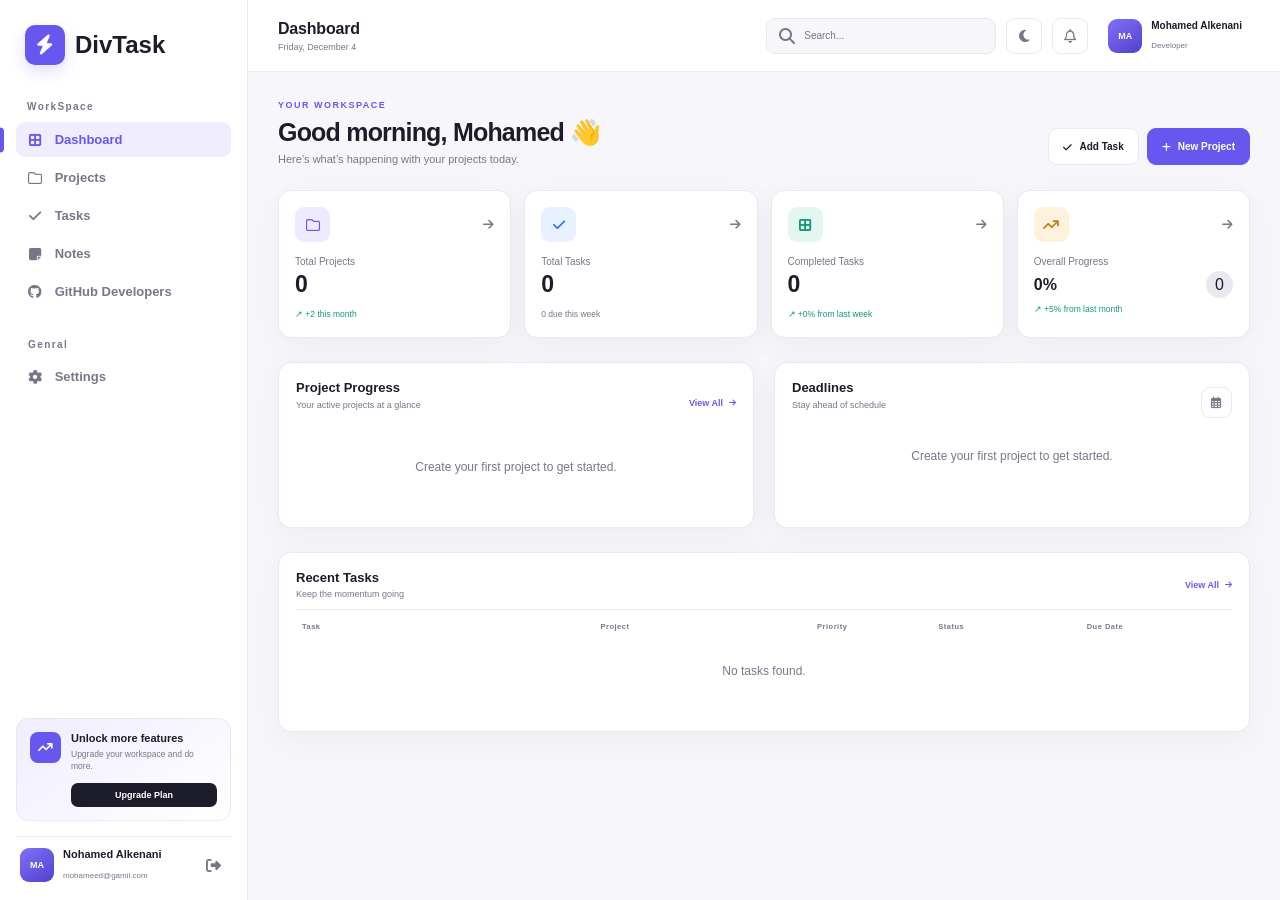
<file: index.html>
<!doctype html>

<html lang="en">
  <head>
    <meta charset="UTF-8" />
    <link rel="icon" type="image/svg+xml" href="./assets/favicon.svg" />
    <meta name="viewport" content="width=device-width, initial-scale=1.0" />

    <!-- Font Awesome -->
    <link
      rel="stylesheet"
      href="https://cdnjs.cloudflare.com/ajax/libs/font-awesome/6.7.2/css/all.min.css"
    />

    <!-- Main CSS -->
    <link rel="stylesheet" href="./css/style.css" />
    <link rel="stylesheet" href="./css/responsive.css" />

    <title>DevTask</title>
  </head>

  <body>
    <!--? Start Splach Screen Container -->
    <div class="mobile-overlay"></div>

    <!--? End Splach Screen Container -->

    <!--? Start Aside Container -->

    <aside id="sidebar"></aside>

    <!--? End Aside Container -->

    <!--? Start Header -->

    <header id="header"></header>

    <!--? End Header -->

    <!--? Start Dashboard -->

    <main class="page dashboard">
      <!--? Start Welcome Section -->

      <section class="welcome-section">
        <div>
          <p>YOUR WORKSPACE</p>

          <h2 class="user-name">Good morning, Mohamed 👋</h2>

          <h3>Here’s what’s happening with your projects today.</h3>
        </div>

        <div class="control-btn">
          <button class="add-task">
            <i class="fa-solid fa-check"></i>

            Add Task
          </button>

          <button class="new-project">
            <i class="fa-solid fa-plus"></i>

            New Project
          </button>
        </div>
      </section>

      <!--? End Welcome Section -->

      <!--? Start Stats -->

      <section class="stats-grid">
        <!-- Total Projects -->

        <article class="stat-card project-card">
          <div class="icons">
            <div class="stat-icon purple">
              <i class="fa-regular fa-folder"></i>
            </div>

            <a href="./projects.html">
              <i class="fa-solid fa-arrow-right"></i>
            </a>
          </div>

          <p>Total Projects</p>

          <h3 class="count">0</h3>

          <small class="positive"> ↗ +2 this month </small>
        </article>

        <!-- Total Tasks -->

        <article class="stat-card tasks-card">
          <div class="icons">
            <div class="stat-icon blue">
              <i class="fa-solid fa-check"></i>
            </div>

            <a href="./tasks.html">
              <i class="fa-solid fa-arrow-right"></i>
            </a>
          </div>

          <p>Total Tasks</p>

          <h3 class="count">0</h3>

          <small class="due-week"> 0 due this week </small>
        </article>

        <!-- Completed Tasks -->

        <article class="stat-card tasks-complited">
          <div class="icons">
            <div class="stat-icon green">
              <i class="fa-solid fa-border-all"></i>
            </div>
            
            <a href="./tasks.html">
              <i class="fa-solid fa-arrow-right"></i>
            </a>
          </div>

          <p>Completed Tasks</p>

          <h3 class="count">0</h3>

          <small class="positive"> ↗ +0% from last week </small>
        </article>
        <!-- Overall Progress -->

        <article class="stat-card">
          <div class="icons">
            <div class="stat-icon orange">
              <i class="fa-solid fa-arrow-trend-up"></i>
            </div>

            <a href="./tasks.html">
              <i class="fa-solid fa-arrow-right"></i>
            </a>
          </div>

          <p>Overall Progress</p>

          <div class="stat-value">
            <b>17%</b>
            <div
              class="mini-ring"
              style="
                background: conic-gradient(var(--primary) 17%, var(--border) 0);
              "
            >
              <span>17</span>
            </div>
          </div>

          <small class="positive"> ↗ +5% from last month </small>
        </article>
      </section>

      <!--? End Stats -->

      <!--? Start Dashboard Grid -->

      <section class="dashboard-grid">
        <!--? Start Project Progress -->

        <article class="card progress-panel">
          <div class="heading-card">
            <div>
              <h3>Project Progress</h3>
              <p class="card-description">Your active projects at a glance</p>
            </div>

            <a class="view-all" href="./projects.html">
              View All
              <i class="fa-solid fa-arrow-right"></i>
            </a>
          </div>

          <div class="project-rows"></div>
        </article>

        <!--? End Project Progress -->

        <!--? Start Upcoming Deadlines -->

        <article class="card upcoming-deadlines">
          <div class="heading-card">
            <div>
              <h3>Deadlines</h3>
              <p class="card-description">Stay ahead of schedule</p>
            </div>

            <button class="btns">
              <i class="fa-regular fa-calendar-days"></i>
            </button>
          </div>

          <!--? Filled By js/dashboard.js From The Real Tasks -->
          <p class="empty-state">Create your first project to get started.</p>
          <div class="deadline-rows">
            <!-- <div class="deadline-list">
              <div class="icon-date red">
                <b>15</b>

                <small>DEC</small>
              </div>

              <div class="info">
                <p>Database schema</p>

                <small> API Learning </small>
              </div>

              <div class="day red">Today</div>
            </div>

            <div class="deadline-list">
              <div class="icon-date orange">
                <b>15</b>

                <small>DEC</small>
              </div>

              <div class="info">
                <p>Dashboard v2</p>

                <small> DevTask Dashboard </small>
              </div>

              <div class="day orange">3 days</div>
            </div>

            <div class="deadline-list">
              <div class="icon-date green">
                <b>18</b>

                <small>DEC</small>
              </div>

              <div class="info">
                <p>Portfolio launch</p>

                <small> Portfolio Website </small>
              </div>

              <div class="day green">7 days</div>
            </div> -->
          </div>
        </article>

        <!--? End Upcoming Deadlines -->
      </section>

      <!--? End Dashboard Grid -->

      <!--? Start Recent Tasks -->

      <section class="card recent-tasks">
        <div class="heading-card">
          <div>
            <h3>Recent Tasks</h3>

            <p>Keep the momentum going</p>
          </div>
          <a class="view-all" href="./tasks.html">
            View All

            <i class="fa-solid fa-arrow-right"></i>
          </a>
        </div>
        <div class="table-rows">
          <div class="table-head">
            <div>Task</div>
            <div>Project</div>
            <div>Priority</div>
            <div>Status</div>
            <div>Due Date</div>
          </div>

          <div class="table-body">
            <div>
              <b
                ><input type="checkbox" name="" id="" /> Build authentication
                flow
              </b>
              <span>DevTask Dashboard </span>
              <span class="badge high">High</span>
              <span class="badge todo">Todo</span>
              <span class="due-day crrunt"
                ><i class="fa-solid fa-clock"></i>Today
              </span>
              <button>
                <i class="fa-solid fa-ellipsis"></i>
              </button>
            </div>
            <div>
          </div>
        </div>
      </section>

      <!--? End Recent Tasks -->
    </main>
    <!--? End Dashboard -->

    <script src="./js/sidebar.js"></script>
    <script type="module" src="./js/main.js"></script>
    <script type="module" src="./js/dashboard.js"></script>
  </body>
</html>
</file>
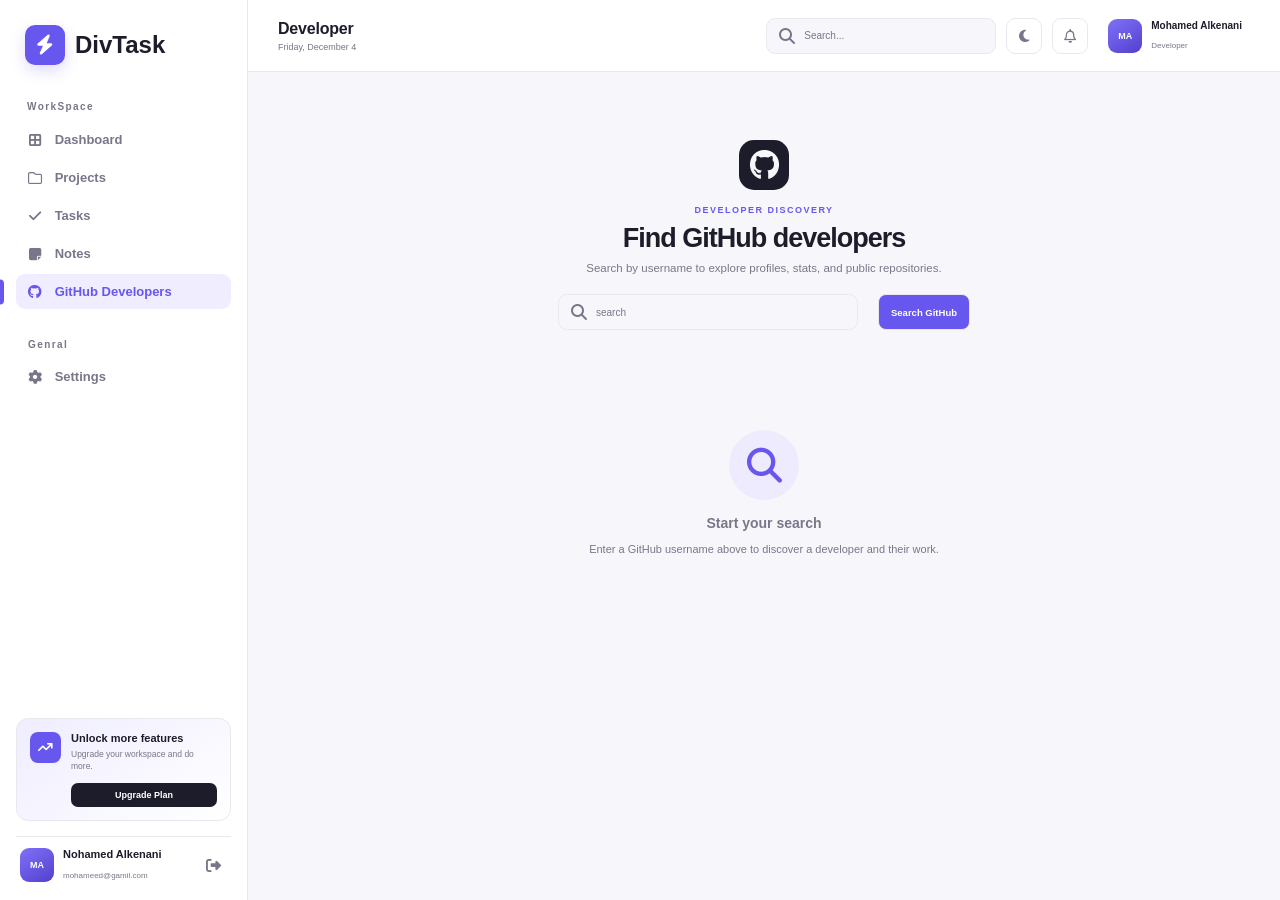
<file: developers.html>
<!doctype html>
<html lang="en">
  <head>
    <meta charset="UTF-8" />
    <link rel="icon" type="image/svg+xml" href="./assets/favicon.svg" />
    <meta name="viewport" content="width=device-width, initial-scale=1.0" />

    <link rel="stylesheet" href="./css/style.css" />
    <link
      rel="stylesheet"
      href="https://cdnjs.cloudflare.com/ajax/libs/font-awesome/6.7.2/css/all.min.css"
    />
    <link rel="stylesheet" href="./css/responsive.css" />

    <title>Develpers</title>
  </head>
  <body>
    <!--? Start Splach Screen Container -->

    <div class="mobile-overlay"></div>

    <!--? End Splach Screen Container -->

    <!--? Start Aside Container -->

    <aside id="sidebar"></aside>

    <!--? End Aside Container -->

    <!--? Start Header -->

    <header id="header"></header>

    <!--? End Header -->
    <div class="page developers">
      <div class="github-hero">
        <div class="icon"><i class="fa-brands fa-github"></i></div>
        <p>DEVELOPER DISCOVERY</p>
        <h1>Find GitHub developers</h1>
        <h3>
          Search by username to explore profiles, stats, and public
          repositories.
        </h3>
        <div class="tolbar">
          <div class="search-box">
            <input type="text" placeholder="search" class="repo-user" />
          </div>
          <button class="searchBtn">Search GitHub</button>
        </div>
      </div>
      <div class="result-search">
        <div class="empty-result">
          <div>
            <i class="fas fa-search"></i>
          </div>
          <h2>Start your search</h2>
          <p>
            Enter a GitHub username above to discover a developer and their
            work.
          </p>
        </div>
      </div>
    </div>
    <script src="./js/sidebar.js"></script>
    <script type="module" src="./js/main.js"></script>
    <script src="./js/developers.js"></script>
  </body>
</html>
</file>
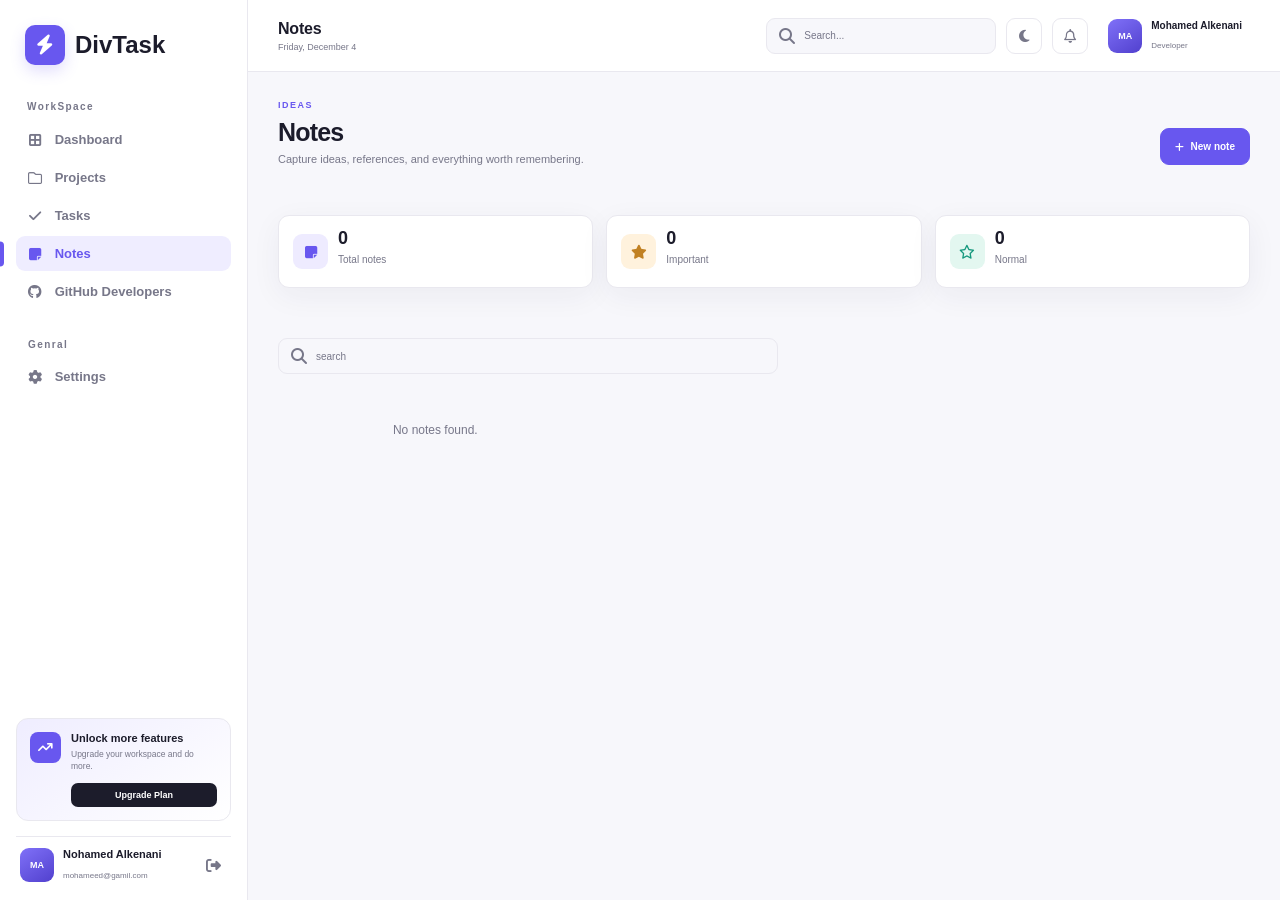
<file: notes.html>
<!doctype html>
<html lang="en">
  <head>
    <meta charset="UTF-8" />
    <link rel="icon" type="image/svg+xml" href="./assets/favicon.svg" />
    <meta name="viewport" content="width=device-width, initial-scale=1.0" />

    <link rel="stylesheet" href="./css/style.css" />
    <link
      rel="stylesheet"
      href="https://cdnjs.cloudflare.com/ajax/libs/font-awesome/6.7.2/css/all.min.css"
    />
    <link rel="stylesheet" href="./css/responsive.css" />

    <title>Note</title>
  </head>
  <body>
    <!--? Start Splach Screen Container -->

    <div class="mobile-overlay"></div>

    <!--? End Splach Screen Container -->

    <!--? Start Aside Container -->

    <aside id="sidebar"></aside>

    <!--? End Aside Container -->

    <!--? Start Header -->

    <header id="header"></header>

    <!--? End Header -->
    <div class="page note-section">
      <div class="page-heading">
        <div>
          <p>IDEAS</p>

          <h2 class="user-name">Notes</h2>

          <h3>Capture ideas, references, and everything worth remembering.</h3>
        </div>
        <button class="new-note">
          <i class="fa-solid fa-plus"></i>

          New note
        </button>
      </div>
      <div class="note-summary">
        <div class="card total">
          <div class="stat-icon purple">
            <i class="fa-solid fa-note-sticky"></i>
          </div>
          <div class="info">
            <h3 class="count">0</h3>
            <p>Total notes</p>
          </div>
        </div>
        <div class="card important">
          <div class="stat-icon orange">
            <i class="fa-solid fa-star"></i>
          </div>
          <div class="info">
            <h3 class="count">0</h3>
            <p>Important</p>
          </div>
        </div>
        <div class="card normal">
          <div class="stat-icon green">
            <i class="fa-regular fa-star"></i>
          </div>
          <div class="info">
            <h3 class="count">0</h3>
            <p>Normal</p>
          </div>
        </div>
      </div>

      <div class="search-box">
        <input type="text" placeholder="search" />
      </div>
      <!--? Filled By js/notes.js From The Saved Notes -->

      <div class="note-cards">
        <div class="card note important">
          <div>
            <span class="badge type">DivTask</span>
            <div class="add-del">
              <i class="fa-regular fa-pen-to-square edit-btn"></i>
              <i class="fa-regular fa-trash-can del-btn"></i>
            </div>
          </div>
          <b class="note-name">Tasks1</b>
          <p class="note-description">This Frist TASK in DivTask Project</p>
          <span class="note-date">
            <i class="fa-regular fa-calendar-days"></i>
            Today
          </span>
        </div>
      </div>
    </div>
    <script src="./js/sidebar.js"></script>
    <script type="module" src="./js/main.js"></script>
    <script type="module" src="./js/notes.js"></script>
  </body>
</html>
</file>
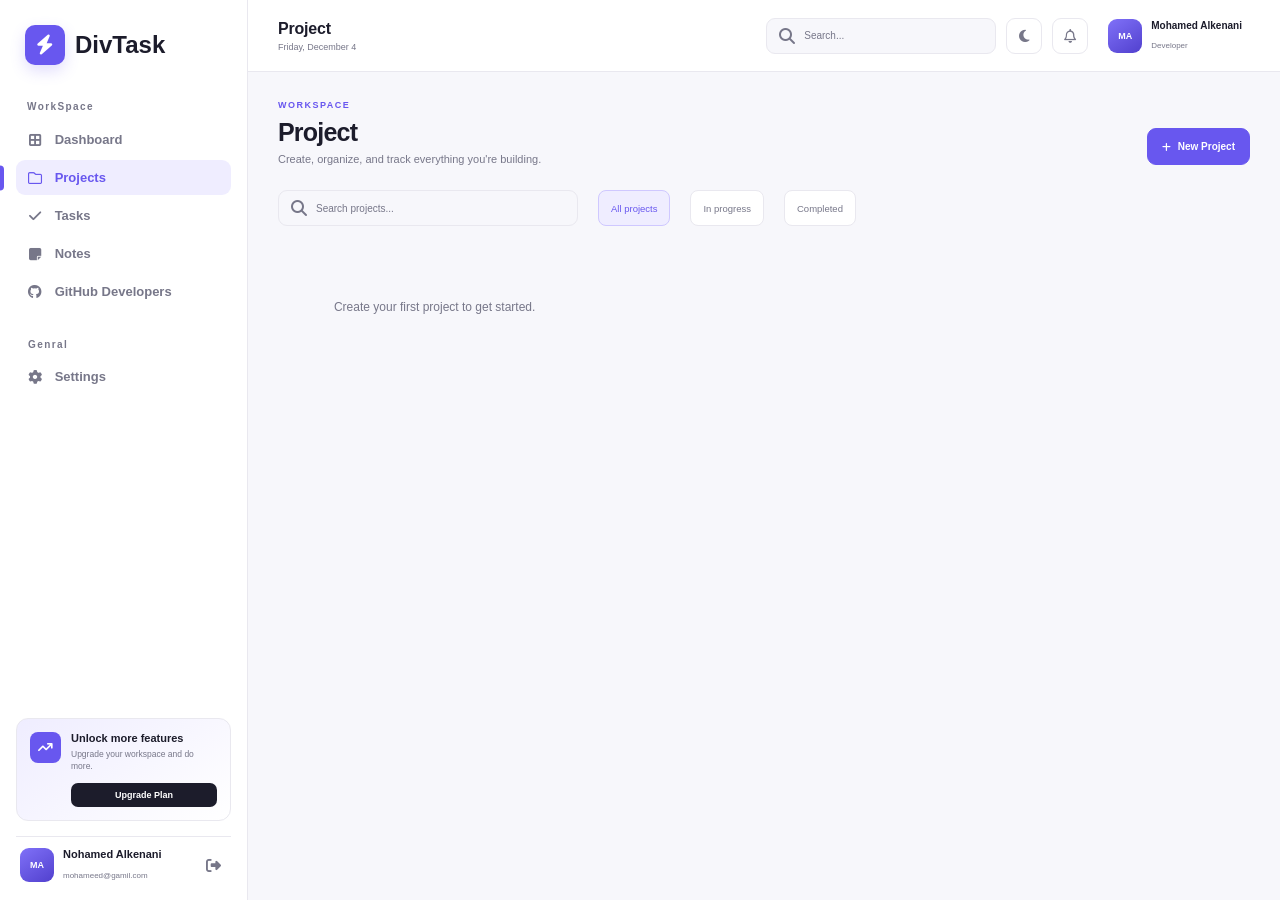
<file: projects.html>
<!doctype html>
<html lang="en">
  <head>
    <meta charset="UTF-8" />
    <meta name="viewport" content="width=device-width, initial-scale=1.0" />
    <link rel="stylesheet" href="./css/style.css" />
    <!-- Font Awesome -->
    <link
      rel="stylesheet"
      href="https://cdnjs.cloudflare.com/ajax/libs/font-awesome/6.7.2/css/all.min.css"
    />
    <link rel="stylesheet" href="./css/responsive.css" />

    <title>Project</title>
  </head>
  <body>
    <!--? Start Splach Screen Container -->

    <div class="mobile-overlay"></div>

    <!--? End Splach Screen Container -->

    <!--? Start Aside Container -->

    <aside id="sidebar"></aside>

    <!--? End Aside Container -->

    <!--? Start Header -->

    <header id="header"></header>

    <!--? End Header -->
    <div class="page project">
      <div class="page-heading">
        <div>
          <p>WORKSPACE</p>

          <h2 class="user-name">Project</h2>

          <h3>Create, organize, and track everything you're building.</h3>
        </div>
        <button class="new-project">
          <i class="fa-solid fa-plus"></i>

          New Project
        </button>
      </div>

      <!--? Project Filter Banner -->

      <div class="tolbar">
        <div class="search-box">
          <input type="text" placeholder="Search projects..." />
        </div>

        <button class="active" data-filter="All">All projects</button>
        <button data-filter="Progress">In progress</button>
        <button data-filter="Completed">Completed</button>
      </div>
      <div class="cards">
        <div class="project-card">
          <div class="icons">
            <div class="stat-icon blue">
              <i class="fa-regular fa-folder"></i>
            </div>

            <div class="item-actions">
              <summary>
                <i class="fa-solid fa-ellipsis"></i>
              </summary>
              <div>
                <button class="edit-btn">
                  <i class="fa-regular fa-pen-to-square"></i>Edit
                </button>
                <button class="delete-project">
                  <i class="fa-regular fa-trash-can"></i>
                  Delete
                </button>
              </div>
            </div>
          </div>
          <div class="project-meta">
            <div class="badge type">Education</div>
            <div class="badge state-in-Todo">Todo</div>
          </div>
          <h3>DivTask</h3>
          <p>l;zxkd</p>
          <div class="progress-label">
            <div class="info">
              <div>
                <p>progress</p>
                <p>0%</p>
              </div>
              <span
                class="progress-fill blue"
                data-progress="0%"
                style="width: 0%"
              ></span>
            </div>
            <div class="project-card-foot">
              <span> <i class="fa-solid fa-check"></i>0 of 0tasks</span>
              <span
                ><i class="fa-regular fa-calendar-days"></i>Oct 16, 2026
              </span>
            </div>

            <button class="open-project" data-project-id="1792165213558">
              Open Project <i class="fa-solid fa-arrow-right"></i>
            </button>
          </div>
        </div>
      </div>
    </div>
    <script src="./js/sidebar.js"></script>
    <script type="module" src="./js/main.js"></script>
    <script type="module" src="./js/project.js"></script>
  </body>
</html>
</file>
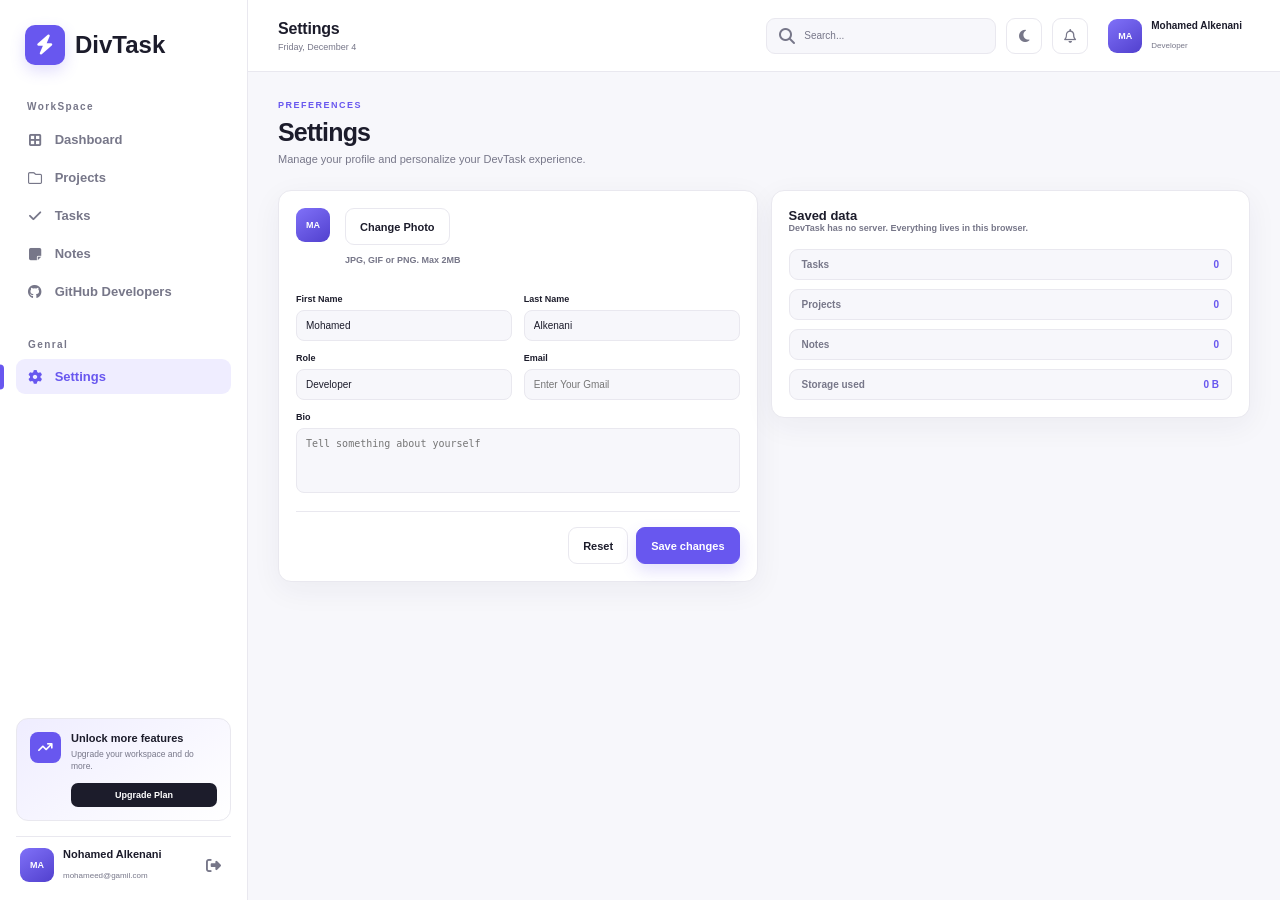
<file: settings.html>
<!doctype html>
<html lang="en">
  <head>
    <meta charset="UTF-8" />
    <link rel="icon" type="image/svg+xml" href="./assets/favicon.svg" />
    <meta name="viewport" content="width=device-width, initial-scale=1.0" />

    <link rel="stylesheet" href="./css/style.css" />
    <link
      rel="stylesheet"
      href="https://cdnjs.cloudflare.com/ajax/libs/font-awesome/6.7.2/css/all.min.css"
    />
    <link rel="stylesheet" href="./css/responsive.css" />

    <title>settings</title>
  </head>
  <body>
    <!--? Start Splach Screen Container -->

    <div class="mobile-overlay"></div>

    <!--? End Splach Screen Container -->

    <!--? Start Aside Container -->

    <aside id="sidebar"></aside>

    <!--? End Aside Container -->

    <!--? Start Header -->

    <header id="header"></header>

    <!--? End Header -->
    <div class="page settings-section">
      <div class="page-heading">
        <div>
          <p>PREFERENCES</p>

          <h2 class="user-name">Settings</h2>

          <h3>Manage your profile and personalize your DevTask experience.</h3>
        </div>
      </div>
      <div class="settings-layout">
        <div class="card">
          <div class="profile-edit">
            <div class="imge-profile">MA</div>
            <div class="instructs">
              <button class="change-photo">Change Photo</button>

              <!--? Hidden Input - The Button Above Opens It -->

              <input type="file" id="photo" accept="image/*" hidden />

              <p>JPG, GIF or PNG. Max 2MB</p>
            </div>
          </div>
          <div class="form-grid">
            <label for="first-name"
              >First Name
              <input
                type="text"
                id="first-name"
                placeholder="Enter First Name"
                autocomplete="given-name"
              />
            </label>
            <label for="last-name"
              >Last Name
              <input
                type="text"
                id="last-name"
                placeholder="Enter Last Name"
                autocomplete="family-name"
              />
            </label>
            <label for="role"
              >Role
              <input
                type="text"
                id="role"
                placeholder="Enter Role"
                autocomplete="organization-title"
              />
            </label>
            <label for="email"
              >Email
              <input
                type="email"
                id="email"
                placeholder="Enter Your Gmail"
                autocomplete="email"
              />
            </label>

            <label for="bio" class="full"
              >Bio
              <textarea
                id="bio"
                placeholder="Tell something about yourself"
              ></textarea>
            </label>
          </div>

          <!--? Validation / Confirmation Message -->

          <div class="settings-actions">
            <button class="reset-profile">Reset</button
            ><button class="save-profile">Save changes</button>
          </div>
        </div>
        <div class="card settings-data">
          <div class="heading-card">
            <div>
              <h3>Saved data</h3>

              <p>DevTask has no server. Everything lives in this browser.</p>
            </div>
          </div>
          <div class="data-rows">
            <div><span>Tasks</span><b class="count-tasks">0</b></div>
            <div><span>Projects</span><b class="count-projects">0</b></div>
            <div><span>Notes</span><b class="count-notes">0</b></div>
            <div><span>Storage used</span><b class="count-size">0 B</b></div>
          </div>
        </div>
      </div>
    </div>
    <script src="./js/sidebar.js"></script>
    <script type="module" src="./js/main.js"></script>
    <script type="module" src="./js/settings.js"></script>
  </body>
</html>
</file>
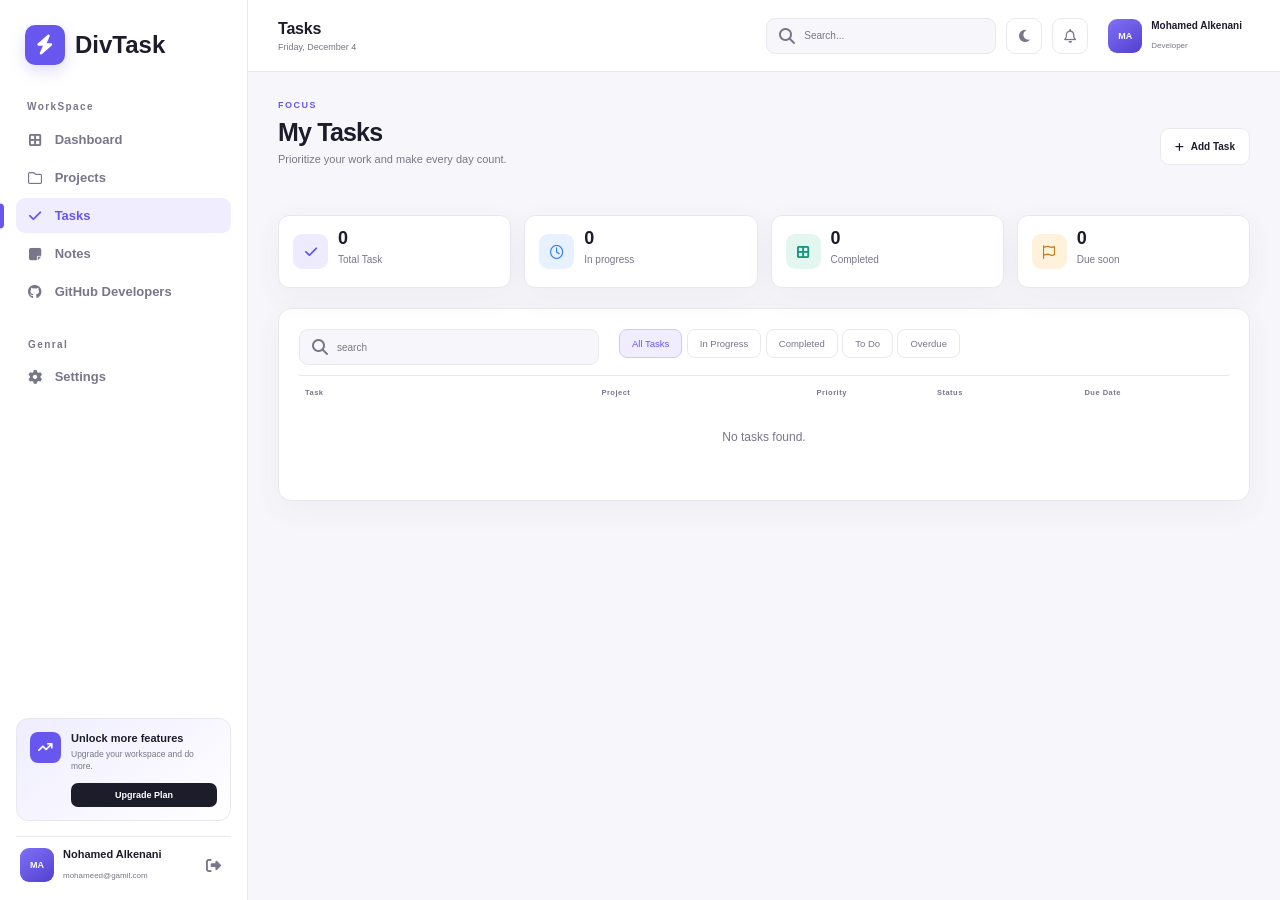
<file: tasks.html>
<!doctype html>
<html lang="en">
  <head>
    <meta charset="UTF-8" />
    <link rel="icon" type="image/svg+xml" href="./assets/favicon.svg" />
    <meta name="viewport" content="width=device-width, initial-scale=1.0" />

    <link rel="stylesheet" href="./css/style.css" />
    <link
      rel="stylesheet"
      href="https://cdnjs.cloudflare.com/ajax/libs/font-awesome/6.7.2/css/all.min.css"
    />
    <link rel="stylesheet" href="./css/responsive.css" />

    <title>Task</title>
  </head>
  <body>
    <!--? Start Splach Screen Container -->

    <div class="mobile-overlay"></div>

    <!--? End Splach Screen Container -->

    <!--? Start Aside Container -->

    <aside id="sidebar"></aside>

    <!--? End Aside Container -->

    <!--? Start Header -->

    <header id="header"></header>

    <!--? End Header -->
    <!--? Start Task  Container -->
    <div class="page task-section">
      <div class="page-heading">
        <div>
          <p>FOCUS</p>

          <h2 class="user-name">My Tasks</h2>

          <h3>Prioritize your work and make every day count.</h3>
        </div>
        <button class="add-task">
          <i class="fa-solid fa-plus"></i>

          Add Task
        </button>
      </div>
      <div class="task-summary total">
        <div class="card">
          <div class="stat-icon purple">
            <i class="fa-solid fa-check"></i>
          </div>
          <div class="info total">
            <h3 class="count">0</h3>
            <p>Total Task</p>
          </div>
        </div>
        <div class="card in-progress">
          <div class="stat-icon blue">
            <i class="fa-regular fa-clock"></i>
          </div>
          <div class="info">
            <h3 class="count">0</h3>
            <p>In progress</p>
          </div>
        </div>
        <div class="card completed">
          <div class="stat-icon green">
            <i class="fa-solid fa-border-all"></i>
          </div>
          <div class="info">
            <h3 class="count">0</h3>
            <p>Completed</p>
          </div>
        </div>
        <div class="card">
          <div class="stat-icon orange">
            <i class="fa-regular fa-flag"></i>
          </div>
          <div class="info">
            <h3 class="count">0</h3>
            <p>Due soon</p>
          </div>
        </div>
      </div>
      <div class="project-filter-banner" id="projectFilterBanner" hidden>
        <span id="currentProjectName"></span>
        <button type="button" id="showAllTasks" class="show-all-tasks">
          Show all tasks
        </button>
      </div>
      <div class="task-table">
        <div class="tolbar">
          <div class="search-box">
            <input type="text" placeholder="search" />
          </div>

          <div class="fillter-tasks">
            <button class="active" data-category="All">All Tasks</button>
            <button data-category="In-Progress">In Progress</button>
            <button data-category="In-Completed">Completed</button>
            <button data-category="In-Todo">To Do</button>
            <button data-category="In-Overdue">Overdue</button>
          </div>
        </div>
        <div class="table-rows">
          <div class="table-head">
            <div>Task</div>
            <div>Project</div>
            <div>Priority</div>
            <div>Status</div>
            <div>Due Date</div>
          </div>
          <div class="table-body">
            <div class="All In-Completed">
              <b>
                <input type="checkbox" checked="" id="1791657471995" />
                <span>asdASF</span>
              </b>

              <span class="task-project-name">Other</span>

              <span class="badge High">High</span>

              <span class="badge state-in-Completed"> Completed </span>

              <span class="due-day crrunt">
                <i class="fa-solid fa-clock"></i>
                2026-10-11
              </span>

              <div class="item-actions">
                <summary>
                  <i class="fa-solid fa-ellipsis"></i>
                </summary>

                <div>
                  <button type="button" class="edit-btn">
                    <i class="fa-regular fa-pen-to-square"></i>
                    Edit
                  </button>

                  <button type="button" class="delete-btn">
                    <i class="fa-regular fa-trash-can"></i>
                    Delete
                  </button>
                </div>
              </div>
            </div>
          </div>
        </div>
      </div>
    </div>

    <!--? End Task  Container -->
    <script type="module" src="./js/sidebar.js"></script>
    <script type="module" src="./js/main.js"></script>
    <script type="module" src="./js/tasks.js"></script>
  </body>
</html>
</file>
<file: css/style.css>
/* Root */
:root {
  font-family: "Inter", sans-serif;

  --primary: #6857ef;
  --primary-soft: #efedff;

  --bg: #f7f7fb;
  --surface: #ffffff;

  --text: #1c1c2b;
  --muted: #777789;

  --border: #e9e8ef;

  --purple: #6857ef;
  --purple-soft: #eeebff;

  --blue: #367de7;
  --blue-soft: #e8f1ff;

  --green: #15987d;
  --green-soft: #e3f7f0;

  --orange: #c18123;
  --orange-soft: #fff2dd;

  --red: #d95566;
  --red-soft: #fff0f1;

  --shadow: 0 8px 30px rgba(37, 31, 76, 0.055);
  --radius: 12px;
  --transition: 0.3s;

  --glass-important-bg: rgba(255, 244, 191, 0.55);
  --glass-important-border: rgba(255, 220, 100, 0.35);
  --glass-normal-bg: rgba(255, 255, 255, 0.55);
  --glass-normal-border: rgba(255, 255, 255, 0.4);
  --glass-blur: 12px;
}

/* Dark Mode */
body.dark {
  --bg: #12121a;
  --surface: #1b1b26;

  --text: #f1f0f7;
  --muted: #9b9aaa;

  --border: #30303e;

  --primary-soft: #2c2751;
  --purple-soft: #2c2751;
  --blue-soft: #1e304c;
  --green-soft: #193c34;
  --orange-soft: #44351f;
  --red-soft: #43252c;

  --shadow: 0 10px 30px rgba(0, 0, 0, 0.2);

  --glass-important-bg: rgba(255, 220, 100, 0.18);
  --glass-important-border: rgba(255, 220, 100, 0.25);
  --glass-normal-bg: rgba(255, 255, 255, 0.1);
  --glass-normal-border: rgba(255, 255, 255, 0.15);
}

/* Global */
* {
  box-sizing: border-box;
}

html {
  scroll-behavior: smooth;
}

body {
  margin: 0;
  padding: 0;
  background: var(--bg);
  color: var(--text);
  font-family: "Inter", sans-serif;
  font-synthesis: none;
  transition:
    background var(--transition),
    color var(--transition);
}

button,
input {
  font-family: inherit;
}

button {
  cursor: pointer;
}

a {
  text-decoration: none;
}

p,
h1,
h2,
h3 {
  margin-top: 0;
}

/* Shared Colors */
.stat-icon.purple,
.icon-date.purple,
.day.purple,
.btns.purple {
  color: var(--purple);
  background: var(--purple-soft);
}

.stat-icon.blue,
.icon-date.blue,
.day.blue,
.btns.blue {
  color: var(--blue);
  background: var(--blue-soft);
}

.stat-icon.green,
.icon-date.green,
.day.green,
.btns.green {
  color: var(--green);
  background: var(--green-soft);
}

.stat-icon.orange,
.icon-date.orange,
.day.orange,
.btns.orange {
  color: var(--orange);
  background: var(--orange-soft);
}

.stat-icon.red,
.icon-date.red,
.day.red,
.btns.red {
  color: var(--red);
  background: var(--red-soft);
}

/* Delete Confirmation Modal */
.delete-overlay {
  position: fixed;
  inset: 0;
  z-index: 9999;
  display: flex;
  justify-content: center;
  align-items: center;
  padding: 20px;
  background: rgba(15, 23, 42, 0.55);
  backdrop-filter: blur(6px);
  opacity: 0;
  transition: opacity 0.25s ease;
}

.delete-overlay.show {
  opacity: 1;
}

.delete-modal {
  width: 100%;
  max-width: 390px;
  padding: 30px 26px 24px;
  border: 1px solid var(--border);
  border-radius: 18px;
  background: var(--surface);
  text-align: center;
  font-family: inherit;
  box-shadow: 0 24px 60px rgba(0, 0, 0, 0.25);
  transform: translateY(14px) scale(0.96);
  opacity: 0;
  transition:
    transform 0.25s cubic-bezier(0.22, 1, 0.36, 1),
    opacity 0.25s ease;
}

.delete-overlay.show .delete-modal {
  transform: translateY(0) scale(1);
  opacity: 1;
}

.delete-icon {
  width: 64px;
  height: 64px;
  margin: 0 auto 16px;
  display: flex;
  align-items: center;
  justify-content: center;
  border-radius: 50%;
  background: var(--red-soft);
  color: var(--red);
  font-size: 26px;
  transition: transform 0.25s ease;
}

.delete-overlay.show .delete-icon {
  transform: scale(1.05);
}

.delete-modal.alert-success .delete-icon {
  background: var(--green-soft);
  color: var(--green);
}

.delete-modal.alert-error .delete-icon,
.delete-modal.alert-danger .delete-icon {
  background: var(--red-soft);
  color: var(--red);
}

.delete-modal.alert-warning .delete-icon {
  background: var(--orange-soft);
  color: var(--orange);
}

.delete-modal.alert-info .delete-icon {
  background: var(--blue-soft);
  color: var(--blue);
}

.delete-modal h2 {
  margin: 0 0 10px;
  color: var(--text);
  font-size: 20px;
  font-weight: 700;
  line-height: 1.3;
  letter-spacing: 0.2px;
}

.delete-modal p {
  margin: 0 auto 24px;
  max-width: 300px;
  color: var(--muted);
  font-size: 13px;
  line-height: 1.7;
}

.delete-actions {
  display: flex;
  gap: 10px;
}

.delete-actions button {
  flex: 1;
  padding: 12px 16px;
  border: 1px solid transparent;
  border-radius: 10px;
  font-family: inherit;
  font-size: 13px;
  font-weight: 600;
  cursor: pointer;
  transition:
    background 0.2s,
    color 0.2s,
    border-color 0.2s,
    transform 0.2s;
}

.cancel-delete {
  background: var(--bg);
  color: var(--text);
  border-color: var(--border);
}

.cancel-delete:hover {
  border-color: var(--muted);
}

.confirm-delete {
  background: var(--red);
  color: #ffffff;
}

.delete-modal.alert-success .confirm-delete {
  background: var(--green);
}

.delete-modal.alert-warning .confirm-delete {
  background: var(--orange);
}

.delete-modal.alert-info .confirm-delete {
  background: var(--primary);
}

.confirm-delete:hover {
  filter: brightness(0.94);
}

.delete-actions button:active {
  transform: scale(0.97);
}

/* Sidebar */
#sidebar {
  position: fixed;
  top: 0;
  left: 0;
  width: 248px;
  height: 100vh;
  display: flex;
  flex-direction: column;
  padding: 25px 16px 18px;
  background: var(--surface);
  border-right: 1px solid var(--border);
  z-index: 100;
  transition:
    background var(--transition),
    border-color var(--transition),
    transform var(--transition);
}

#sidebar.open {
  transform: translateX(0);
}

.mobile-overlay {
  display: none;
  position: fixed;
  inset: 0;
  background: #0006;
  z-index: 70;
}

.mobile-overlay.show {
  display: block;
}

/* Sidebar Logo */
.logo {
  display: flex;
  align-items: center;
  gap: 10px;
  padding: 0 9px 28px;
  color: var(--text);
  font-size: 24px;
  font-weight: 700;
}

.logo .icon {
  width: 40px;
  height: 40px;
  display: grid;
  place-items: center;
  background: var(--primary);
  color: white;
  border-radius: 10px;
  font-size: 20px;
  box-shadow: 0 6px 15px rgba(104, 87, 239, 0.2);
}

.close-bar {
  display: none;
  background: none;
  border: none;
  margin-left: 5px;
  color: var(--muted);
  font-size: 25px;
}

/* Sidebar Navigation */
.list {
  flex: 1;
}

.list > p {
  margin: 8px 11px 10px;
  color: var(--muted);
  font-size: 10px;
  font-weight: 700;
  letter-spacing: 1.4px;
}

nav ul {
  list-style: none;
  margin: 0;
  padding: 0;
}

nav ul li {
  position: relative;
  display: flex;
  align-items: center;
  gap: 12px;
  margin-bottom: 3px;
  padding: 10px 12px;
  color: var(--muted);
  border-radius: 9px;
  font-size: 13px;
  font-weight: 600;
  transition:
    color var(--transition),
    background var(--transition);
}

nav ul li:not(.general-title):hover {
  color: var(--text);
  background: var(--bg);
}

nav ul li i {
  width: 17px;
  text-align: center;
  font-size: 14px;
}

nav ul li a {
  color: inherit;
  width: 100%;
}

nav em {
  font-style: normal;
  font-size: 10px;
  color: var(--primary);
  background: var(--surface);
  padding: 2px 7px;
  border-radius: 10px;
}

nav ul li.active {
  color: var(--primary);
  background: var(--primary-soft);
}

nav ul li.active::before {
  content: "";
  position: absolute;
  left: -16px;
  top: 50%;
  width: 4px;
  height: 25px;
  background: var(--primary);
  border-radius: 0 5px 5px 0;
  transform: translateY(-50%);
}

nav ul li.general-title {
  margin-top: 20px;
  padding: 10px 12px 6px;
  color: var(--muted);
  font-size: 10px;
  letter-spacing: 1.4px;
}

nav ul li.general-title p {
  margin: 0;
}

/* Sidebar Bottom */
.sidebar-bottom {
  margin-top: auto;
}

.upgrade {
  display: flex;
  align-items: flex-start;
  gap: 10px;
  margin-bottom: 15px;
  padding: 13px;
  background: linear-gradient(145deg, var(--primary-soft), var(--surface));
  border: 1px solid var(--border);
  border-radius: 12px;
}

.upgrade > i {
  width: 31px;
  height: 31px;
  min-width: 31px;
  display: grid;
  place-items: center;
  background: var(--primary);
  color: white;
  border-radius: 8px;
  font-size: 13px;
}

.upgrade > div {
  flex: 1;
}

.upgrade p {
  margin: 0 0 4px;
  color: var(--text);
  font-size: 11px;
  font-weight: 700;
}

.upgrade small {
  display: block;
  color: var(--muted);
  font-size: 8.5px;
  line-height: 1.5;
}

.upgrade button {
  width: 100%;
  margin-top: 10px;
  padding: 7px;
  border: 0;
  border-radius: 7px;
  background: var(--text);
  color: var(--surface);
  font-size: 9px;
  font-weight: 600;
  transition: var(--transition);
}

.upgrade button:hover {
  opacity: 0.85;
}

/* Sidebar User */
.info-user {
  display: flex;
  align-items: center;
  gap: 9px;
  padding: 11px 4px 0;
  border-top: 1px solid var(--border);
}

.imge-profile {
  width: 34px;
  height: 34px;
  min-width: 34px;
  display: grid;
  place-items: center;
  background: linear-gradient(145deg, #8071f8, #5140ce);
  color: white;
  border-radius: 9px;
  font-size: 9px;
  font-weight: 700;
}

a.imge-profile {
  transition: var(--transition);
}

a.imge-profile:hover {
  transform: translateY(-2px);
  box-shadow: 0 0 0 2px var(--primary-soft);
}

a.imge-profile:focus-visible {
  outline: 2px solid var(--primary);
  outline-offset: 2px;
}

.info-user > div:nth-child(2) {
  flex: 1;
  min-width: 0;
}

.info-user p {
  margin: 0 0 4px;
  color: var(--text);
  font-size: 11px;
  font-weight: 700;
}

.info-user small {
  color: var(--muted);
  font-size: 8px;
}

.log-out {
  border: 0;
  background: transparent;
  color: var(--muted);
  font-size: 15px;
  transition: var(--transition);
}

.log-out:hover {
  color: var(--red);
}

/* Header */
#header {
  position: sticky;
  top: 0;
  z-index: 50;
  height: 72px;
  margin-left: 248px;
  padding: 0 30px;
  display: flex;
  align-items: center;
  justify-content: space-between;
  background: var(--surface);
  border-bottom: 1px solid var(--border);
  transition:
    background var(--transition),
    border-color var(--transition);
}

.section-name {
  display: flex;
  gap: 10px;
  align-items: center;
  position: relative;
}

.section-name h2 {
  margin: 0 0 4px;
  color: var(--text);
  font-size: 16px;
  letter-spacing: -0.2px;
}

.section-name .date {
  margin: 0;
  color: var(--muted);
  font-size: 9px;
}

.header-actions {
  display: flex;
  align-items: center;
  gap: 10px;
}

/* Search */
.search-box {
  position: relative;
}

.search-box::before {
  content: "\f002";
  position: absolute;
  left: 13px;
  top: 50%;
  color: var(--muted);
  font-family: "Font Awesome 6 Free";
  font-weight: 900;
  transform: translateY(-50%);
  pointer-events: none;
}

.search-box input {
  width: 230px;
  height: 36px;
  padding: 0 12px 0 37px;
  outline: none;
  border: 1px solid var(--border);
  border-radius: 9px;
  background: var(--bg);
  color: var(--text);
  font-size: 10px;
  transition: var(--transition);
}

.search-box input::placeholder {
  color: var(--muted);
}

.search-box input:focus {
  border-color: var(--primary);
  box-shadow: 0 0 0 3px var(--primary-soft);
}

/* Header Buttons */
.btns {
  width: 36px;
  height: 36px;
  display: grid;
  place-items: center;
  border: 1px solid var(--border);
  border-radius: 9px;
  background: var(--surface);
  color: var(--muted);
  font-size: 14px;
  transition: var(--transition);
}

.btns:hover {
  color: var(--primary);
  background: var(--primary-soft);
  border-color: var(--primary);
}

.bar {
  display: none;
}

/* Notifications */
.notifications-list {
  display: none;
  position: absolute;
  width: 340px;
  overflow: hidden;
  text-align: center;
  top: 61px;
  right: 20px;
}

.notifications-list .heading p {
  margin: 0;
  font-size: 12px;
  font-weight: bold;
}

.notifications-list .heading button {
  font-size: 10px;
  color: var(--primary);
}

.notifications-list .icon {
  color: var(--purple);
  background-color: var(--purple-soft);
  width: 30px;
  height: 30px;
  font-size: 15px;
  margin: auto auto 15px;
  border-radius: 50%;
  display: flex;
  align-items: center;
  justify-content: center;
}

.notifications-list.open {
  display: block;
}

.notifications-list .reslut {
  padding: 22px 0 26px;
}

.notifications-list .reslut h2 {
  margin: 0;
  color: var(--muted);
  font-size: 14px;
}

/* Header User */
.header-user {
  display: flex;
  align-items: center;
  gap: 9px;
  margin-left: 2px;
  padding: 5px 8px;
  border-radius: 10px;
  cursor: pointer;
  transition: var(--transition);
}

.header-user:hover {
  background: var(--primary-soft);
}

.header-user:focus-visible {
  outline: 2px solid var(--primary);
  outline-offset: 2px;
}

.header-user .name h2 {
  margin: 0 0 3px;
  color: var(--text);
  font-size: 10px;
}

.header-user .name small {
  color: var(--muted);
  font-size: 8px;
}
/* Page Layout */
.page {
  min-height: calc(100vh - 72px);
  margin-left: 248px;
  padding: 28px 30px 40px;
  animation: fadeUp 0.35s ease;
}

/* Page Headings */
.welcome-section,
.page-heading {
  display: flex;
  align-items: flex-end;
  justify-content: space-between;
  margin-bottom: 25px;
}

.welcome-section > div:first-child > p,
.page-heading > div:first-child > p {
  margin: 0 0 8px;
  color: var(--primary);
  font-size: 9px;
  font-weight: 800;
  letter-spacing: 1.5px;
}

.welcome-section .user-name,
.page-heading .user-name {
  margin: 0 0 6px;
  color: var(--text);
  font-size: 25px;
  letter-spacing: -0.8px;
}

.welcome-section h3,
.page-heading h3 {
  margin: 0;
  color: var(--muted);
  font-size: 11px;
  font-weight: 400;
}

.stat-value {
  display: flex;
  justify-content: space-between;
  align-items: center;
}

.mini-ring {
  width: 27px;
  height: 27px;
  border-radius: 50%;
  background: conic-gradient(var(--primary) 68%, var(--border) 0);
  display: grid;
  place-items: center;
}

/* Main Action Buttons */
.control-btn {
  display: flex;
  gap: 8px;
}

.new-project,
.add-task,
.new-note {
  height: 37px;
  display: flex;
  align-items: center;
  justify-content: center;
  gap: 7px;
  padding: 0 14px;
  border-radius: 9px;
  font-size: 10px;
  font-weight: 600;
  transition: var(--transition);
}

.new-project:hover,
.add-task:hover,
.new-note:hover {
  transform: translateY(-2px);
}

.add-task {
  background: var(--surface);
  color: var(--text);
  border: 1px solid var(--border);
}

.new-project,
.new-note {
  background: var(--primary);
  color: white;
  border: 1px solid var(--primary);
}

/* Modal Overlay */
.btn-overlay {
  display: none;
  position: fixed;
  z-index: 101;
  inset: 0;
  background: #11101c88;
  backdrop-filter: blur(4px);
  animation: fadeIn 0.2s;
}

.btn-overlay.show {
  display: grid;
}

/* Add Task and Project Modals */
.add-list,
.project-list {
  position: fixed;
  left: 50%;
  top: 50%;
  transform: translate(-50%, -50%);
  z-index: 102;
  display: none;
  width: 470px;
  max-width: 100vw;
  padding: 15px;
}

.add-list.show,
.project-list.show {
  display: block;
}

.modal {
  width: 440px;
  max-width: 100%;
  max-height: 92vh;
  overflow: auto;
  background: var(--surface);
  border: 1px solid var(--border);
  border-radius: 15px;
  box-shadow: 0 30px 80px #0004;
}

.modal-head {
  display: flex;
  align-items: center;
  gap: 11px;
  padding: 17px;
  border-bottom: 1px solid var(--border);
  position: relative;
  z-index: 200;
}

.modal-head .modal-icon {
  width: 36px;
  height: 36px;
  display: grid;
  place-items: center;
  border-radius: 9px;
  background: var(--primary-soft);
  color: var(--primary);
}

.modal-head > div:nth-child(2) {
  flex: 1;
}

.modal-head h2 {
  font-size: 14px;
  margin: 0;
}

.modal-head p {
  font-size: 8px;
  color: var(--muted);
  margin: 4px 0 0;
}

.modal-head button {
  background: none;
  border: none;
  font-size: 18px;
}

.modal-body {
  display: grid;
  grid-template-columns: 1fr 1fr;
  gap: 13px;
  padding: 17px;
}

.modal-body label:nth-child(2) {
  grid-column: 1 / -1;
}

.form-grid label,
.modal-body label {
  font-size: 9px;
  font-weight: 600;
}

.modal-body textarea {
  height: 70px;
}

.color-row {
  display: flex;
  gap: 7px;
  margin-top: 8px;
}

.color-row button {
  width: 22px;
  height: 22px;
  border: 2px solid var(--surface);
  outline: 1px solid var(--border);
  border-radius: 50%;
  transition: var(--transition);
}

.color-row button:first-child {
  background: var(--purple);
}

.color-row button:nth-child(2) {
  background: var(--red);
}

.color-row button:nth-child(3) {
  background: var(--green);
}

.color-row button:nth-child(4) {
  background: var(--orange);
}

.color-row button:nth-child(5) {
  background: var(--blue);
}

.color-row button.active {
  transform: scale(1.3);
}

/* Modal Footer */
.modal-foot {
  display: flex;
  justify-content: flex-end;
  gap: 8px;
  padding: 13px 17px;
  border-top: 1px solid var(--border);
}

.modal-foot .btn {
  height: 37px;
  border-radius: 9px;
  padding: 0 14px;
  display: inline-flex;
  gap: 7px;
  align-items: center;
  justify-content: center;
  font-size: 11px;
  font-weight: 600;
  transition: 0.2s;
  border: none;
}

.modal-foot .btn:hover {
  transform: translateY(-2px);
}

.modal-foot .create {
  color: white;
  background: var(--primary);
  border: 1px solid var(--primary);
  box-shadow: 0 7px 16px #6857ef30;
}

.modal-foot .cancel {
  color: var(--text);
  background: var(--surface);
  border: 1px solid var(--border);
}

/* Dashboard Stats */
.stats-grid {
  grid-template-columns: repeat(4, 1fr);
  gap: 13px;
  margin-bottom: 14px;
  display: grid;
}

.empty-state {
  padding: 1.5rem;
  color: var(--muted);
  text-align: center;
  font-size: 0.75rem;
}

.stat-card {
  padding: 16px;
  background: var(--surface);
  border: 1px solid var(--border);
  border-radius: 13px;
  box-shadow: var(--shadow);
  transition:
    transform var(--transition),
    background var(--transition),
    border-color var(--transition);
}

.stat-card:hover {
  transform: translateY(-2px);
}

/* Shared Icon Containers */
.icons {
  display: flex;
  align-items: center;
  justify-content: space-between;
}

.icons > a {
  border: 0;
  background: transparent;
  color: var(--muted);
  font-size: 12px;
  transition: var(--transition);
}
.icons > a:hover {
  transform: translateX(-2px);
  color: var(--primary);
}

.stat-icon {
  width: 35px;
  height: 35px;
  display: grid;
  place-items: center;
  border-radius: 9px;
  font-size: 14px;
}

.stat-card > p {
  margin: 14px 0 4px;
  color: var(--muted);
  font-size: 10px;
}

.stat-card h3 {
  margin: 0 0 5px;
  color: var(--text);
  font-size: 23px;
}

.stat-card small {
  color: var(--muted);
  font-size: 8.5px;
}

.stat-card small.positive {
  color: var(--green);
}

/* Dashboard Grid */
.dashboard-grid {
  display: grid;
  grid-template-columns: repeat(2, minmax(0, 1fr));
  gap: 20px;
  margin-top: 24px;
}

/* Shared Cards */
.card {
  padding: 17px;
  background: var(--surface);
  border: 1px solid var(--border);
  border-radius: 13px;
  box-shadow: var(--shadow);
  transition:
    background var(--transition),
    border-color var(--transition);
}

.heading-card {
  display: flex;
  align-items: center;
  justify-content: space-between;
}

.heading-card h3 {
  margin: 0;
  color: var(--text);
  font-size: 13px;
}

.heading-card > .btns {
  width: 31px;
  height: 31px;
  font-size: 12px;
}

.card-description {
  margin: 5px 0 15px;
  color: var(--muted);
  font-size: 9px;
}

.view-all {
  display: flex;
  align-items: center;
  cursor: pointer;
  gap: 6px;
  border: 0;
  background: transparent;
  color: var(--primary);
  font-size: 9px;
  font-weight: 600;
  transition: var(--transition);
}

.view-all i {
  font-size: 8px;
}

.view-all:hover {
  gap: 9px;
}

/* Dashboard Project Rows */
.project-rows {
  margin-top: 11px;
}

.project-row {
  display: flex;
  align-items: center;
  gap: 10px;
  padding: 9px 0;
}

.project-info {
  flex: 1;
  min-width: 0;
}

.project-info > div:first-child {
  display: flex;
  align-items: center;
  justify-content: space-between;
  margin-bottom: 7px;
}

.project-info b {
  color: var(--text);
  font-size: 10px;
}

.project-info small {
  color: var(--muted);
  font-size: 8px;
}

/* Progress Bars */
.progress {
  width: 100%;
  height: 5px;
  overflow: hidden;
  background: var(--bg);
  border-radius: 10px;
}

.progress span {
  display: block;
  height: 100%;
  border-radius: inherit;
  transition: width 0.8s ease;
}

.progress span.purple {
  background: var(--purple);
}

.progress span.red {
  background: var(--red);
}

.progress span.green {
  background: var(--green);
}

.progress span.orange {
  background: var(--orange);
}

.progress span.blue {
  background: var(--blue);
}

.present {
  min-width: 30px;
  color: var(--text);
  text-align: right;
  font-size: 10px;
  font-weight: 600;
}

/* Upcoming Deadlines */
.deadline-list {
  display: flex;
  align-items: center;
  gap: 10px;
  padding: 10px 0;
  border-bottom: 1px solid var(--border);
}

.deadline-list:last-child {
  border-bottom: 0;
}

.icon-date {
  width: 34px;
  height: 38px;
  min-width: 34px;
  display: grid;
  place-content: center;
  text-align: center;
  border-radius: 8px;
}

.icon-date b {
  font-size: 12px;
}

.icon-date small {
  font-size: 7px;
}

.deadline-list .info {
  flex: 1;
  min-width: 0;
}

.deadline-list .info p {
  margin: 0 0 4px;
  color: var(--text);
  font-size: 9px;
}

.deadline-list .info small {
  color: var(--muted);
  font-size: 8px;
}

.day {
  width: max-content;
  padding: 4px 7px;
  border-radius: 10px;
  font-size: 7px;
  font-weight: 600;
}

/* Recent Tasks */
.recent-tasks {
  margin-top: 24px;
}

.recent-tasks .heading-card {
  margin-bottom: 7px;
}

.recent-tasks .heading-card p {
  margin: 4px 0 0;
  color: var(--muted);
  font-size: 9px;
}

.task-row {
  display: grid;
  grid-template-columns: auto 1fr auto 55px;
  align-items: center;
  gap: 9px;
  padding: 11px 0;
  border-bottom: 1px solid var(--border);
}

.task-row:last-child {
  border-bottom: 0;
}

.task-row input {
  width: 14px;
  height: 14px;
  margin: 0;
  accent-color: var(--primary);
  cursor: pointer;
}

.task-row .info {
  min-width: 0;
}

.task-row .info b {
  color: var(--text);
  font-size: 9.5px;
}

.task-row .info p {
  margin: 4px 0 0;
  color: var(--muted);
  font-size: 8px;
}

.task-row .info p span {
  width: 5px;
  height: 5px;
  display: inline-block;
  margin-right: 4px;
  border-radius: 50%;
}

.task-row .info p span.purple {
  background: var(--purple);
  color: transparent;
}

.task-row .info p span.red {
  background: var(--red);
  color: transparent;
}

.task-row .info p span.green {
  background: var(--green);
  color: transparent;
}

.task-row .info p span.orange {
  background: var(--orange);
  color: transparent;
}

/* Task Badges */
.badge {
  width: max-content;
  padding: 3px 7px;
  border-radius: 10px;
  font-size: 7px;
  font-weight: 600;
}

.badge.High,
.badge.state-in-Overdue {
  color: var(--red);
  background: var(--red-soft);
}

.badge.Medium,
.badge.state-in-Progress {
  color: var(--orange);
  background: var(--orange-soft);
}

.badge.Low,
.badge.state-in-Completed,
.badge.state-complite {
  color: var(--green);
  background: var(--green-soft);
}

.badge.state-in-Todo {
  color: var(--primary);
  background: var(--primary-soft);
}

.badge.type {
  color: var(--purple);
  background: var(--purple-soft);
}

.task-row > small {
  display: flex;
  align-items: center;
  gap: 3px;
  color: var(--muted);
  font-size: 8px;
}

.task-row > small i {
  font-size: 8px;
}

/* Animations */
@keyframes fadeUp {
  from {
    opacity: 0;
    transform: translateY(8px);
  }

  to {
    opacity: 1;
    transform: translateY(0);
  }
}

/* Projects Toolbar */
.tolbar {
  display: flex;
  flex-wrap: wrap;
  gap: 20px;
}

.tolbar .search-box input {
  width: 300px;
}

.tolbar button {
  border: 1px solid var(--border);
  background: var(--surface);
  color: var(--muted);
  border-radius: 8px;
  padding: 8px 12px;
  font-size: 9.5px;
}

.tolbar button.active {
  background: var(--primary-soft);
  color: var(--primary);
  border-color: #cfc8ff;
}

.project .cards {
  display: grid;
  grid-template-columns: repeat(auto-fill, minmax(310px, 1fr));
  gap: 16px;
  margin-top: 50px;
}

/* Project Filter Banner */
.project-filter-banner {
  display: flex;
  justify-content: space-between;
  align-items: center;
  gap: 16px;
  padding: 16px 20px;
  margin: 20px 0;
}

.project-filter-banner[hidden] {
  display: none;
}
.project-filter-banner span {
  color: var(--text);
  font-size: 15px;
  font-weight: 600;
}

/* Project Actions Menu */
.item-actions {
  position: relative;
}

.item-actions summary {
  display: flex;
  cursor: pointer;
  list-style: none;
  color: var(--muted);
  font-size: 12px;
}

.item-actions > div {
  display: none;
  position: absolute;
  right: 0;
  top: 120%;
  z-index: 60;
  min-width: 112px;
  padding: 4px;
  background: var(--surface);
  border: 1px solid var(--border);
  border-radius: 12px;
  box-shadow: var(--shadow);
}

.item-actions > div.open {
  display: block;
}

.item-actions button {
  width: 100%;
  display: flex;
  align-items: center;
  gap: 8px;
  padding: 8px;
  text-align: left;
  border: 0;
  background: none;
  color: var(--text);
  font-size: 12px;
  border-radius: 10px;
}

.item-actions button:hover {
  background: var(--primary-soft);
}

.show-all-tasks {
  padding: 9px 14px;
  border-radius: 8px;
  background: var(--surface);
  color: var(--text);
  border: 1px solid var(--border);
  font-size: 10px;
  font-weight: 600;
  cursor: pointer;
  transition: var(--transition);
}

.show-all-tasks:hover {
  transform: translateY(-2px);
}

/* Project Cards */
.project .cards .project-card {
  display: flex;
  flex-direction: column;
  height: 100%;
  min-height: 235px;
  background-color: var(--surface);
  border: 1px solid var(--border);
  box-shadow: var(--shadow);
  border-radius: 15px;
  padding: 17px;
  transition: var(--transition);
}

.project .cards .project-card:hover {
  transform: translateY(-3px);
  box-shadow: 0 14px 34px rgba(37, 31, 76, 0.1);
}

.project .project-card .progress-label {
  margin-top: auto;
}

.project .project-card .project-meta {
  display: flex;
  justify-content: space-between;
  margin: 15px 0;
}

.project .project-card h3 {
  color: var(--text);
  font-size: 13px;
  margin: 11px 0px 6px;
}

.project .project-card p {
  color: var(--muted);
  font-size: 9px;
  line-height: 1.6;
}

.project .project-card .info > div {
  display: flex;
  justify-content: space-between;
}

.project .project-card .info span {
  display: flex;
  width: 80%;
  height: 5px;
  border-radius: 10px;
}

.project .project-card .info span.purple {
  background: var(--purple);
}

.project .project-card .info span.red {
  background: var(--red);
}

.project .project-card .info span.green {
  background: var(--green);
}

.project .project-card .info span.orange {
  background: var(--orange);
}

.project .project-card .info span.blue {
  background: var(--blue);
}

.project .project-card .project-card-foot {
  color: var(--muted);
  justify-content: space-between;
  margin-top: 13px;
  padding-top: 12px;
  font-size: 8px;
  display: flex;
  border-top: 1px solid var(--border);
}

.project .project-card .project-card-foot span {
  display: flex;
  gap: 5px;
}

.project .project-card .open-project {
  width: 100%;
  display: flex;
  color: var(--primary);
  justify-content: center;
  align-items: center;
  margin-top: 13px;
  font-size: 9px;
  font-weight: 600;
  background: var(--primary-soft);
  border: 0;
  border-radius: 8px;
  gap: 4px;
  padding: 8px;
  transition: var(--transition);
}

.project .project-card .open-project:hover {
  background: var(--primary);
  color: #fff;
}

/* Tasks Summary */
.task-summary,
.note-summary {
  display: grid;
  grid-template-columns: repeat(4, 1fr);
  gap: 13px;
  margin-top: 50px;
}

.task-summary .card,
.note-summary .card {
  display: flex;
  align-items: center;
  gap: 10px;
  padding: 12px 14px;
  background: var(--surface);
  border: 1px solid var(--border);
  border-radius: 11px;
  transition: var(--transition);
}

.task-summary .card:hover,
.note-summary .card:hover {
  transform: translateY(-2px);
  border-color: var(--primary);
}

.task-summary .card .info h3,
.note-summary .card .info h3 {
  margin: 0 0 5px 0;
  color: var(--text);
  font-size: 18px;
}

.task-summary .card .info p,
.note-summary .card .info p {
  font-size: 10px;
  color: var(--muted);
}

/* Tasks Table */
.task-table {
  border: 1px solid var(--border);
  border-radius: 13px;
  box-shadow: var(--shadow);
  background: var(--surface);
  margin-top: 20px;
  padding: 20px;
}

.table-rows .table-head {
  padding: 12px 6px 9px;
  color: var(--muted);
  font-size: 7.5px;
  font-weight: 700;
  letter-spacing: 0.5px;
  border-top: 1px solid var(--border);
  margin-top: 10px;
}

.table-rows .table-head,
.table-rows .table-body > div {
  display: grid;
  grid-template-columns: 2.1fr 1.5fr 0.8fr 1fr 0.75fr 25px;
  align-items: center;
  gap: 12px;
}

.table-rows .table-body > div {
  padding: 12px 6px;
  border-top: 1px solid var(--border);
  font-size: 9px;
}

.table-rows .table-body div b:first-of-type {
  display: flex;
  align-items: center;
  gap: 5px;
}

.table-rows .table-body div span:first-of-type {
  color: var(--muted);
}

.table-rows .table-body div .due-day {
  display: flex;
  align-items: center;
  gap: 5px;
}

.table-rows .table-body div .due-day.crrunt {
  color: var(--red);
}

.table-rows .table-body div .due-day.tomorrow {
  color: var(--purple);
}

.table-rows .table-body div .due-day.other {
  color: var(--muted);
}

.table-rows .table-body div > button {
  background: none;
  border: none;
  color: var(--muted);
}

input[type="checkbox"]:checked + span {
  text-decoration: line-through;
}

/* Notes Summary */
.note-section .note-summary {
  grid-template-columns: repeat(3, 1fr);
  margin: 50px 0;
}

.note-section .search-box input {
  width: 500px;
}

.note-section .note-cards {
  display: grid;
  grid-template-columns: repeat(auto-fill, minmax(290px, 1fr));
  gap: 14px;
  margin-top: 25px;
}

.note-section .note-cards .card {
  padding: 19px;
  min-height: 210px;
  display: flex;
  flex-direction: column;
  justify-content: space-between;
}

.note-section .note-cards .card.important {
  background: var(--glass-important-bg);
  backdrop-filter: blur(var(--glass-blur));
  -webkit-backdrop-filter: blur(var(--glass-blur));
  border: 1px solid var(--glass-important-border);
}

.note-section .note-cards .card.normal {
  background: var(--glass-normal-bg);
  backdrop-filter: blur(var(--glass-blur));
  -webkit-backdrop-filter: blur(var(--glass-blur));
  border: 1px solid var(--glass-normal-border);
}

.note-section .note-cards .card div {
  display: flex;
  justify-content: space-between;
  color: var(--muted);
}

.note-section .note-cards .card div .add-del {
  cursor: pointer;
  display: flex;
  gap: 10px;
}

.note-section .note-cards .card div .add-del button {
  padding: 0;
  width: 24px;
  height: 24px;
  display: grid;
  place-items: center;
  background: none;
  border: 0;
  color: var(--muted);
  cursor: pointer;
  font-size: 12px;
  transition:
    color var(--transition),
    transform var(--transition);
}

.note-section .note-cards .card div .add-del button:hover {
  color: var(--primary);
  transform: translateY(-2px);
}

.note-section .note-cards .card div .add-del .delete-note:hover {
  color: var(--red);
}

.note-section .note-cards .card > b {
  font-size: 13px;
  overflow-wrap: anywhere;
}

.note-section .note-cards .card > p {
  font-size: 12px;
  color: var(--muted);
  display: -webkit-box;
  -webkit-box-orient: vertical;
  -webkit-line-clamp: 5;
  overflow: hidden;
  overflow-wrap: anywhere;
}

.note-section .note-cards .card > span {
  color: var(--muted);
  font-size: 10px;
}

/* Developers Page */

.developers .github-hero {
  text-align: center;
  margin-top: 40px;
}

.developers .github-hero .icon {
  background-color: var(--text);
  width: 50px;
  height: 50px;
  font-size: 30px;
  margin: auto auto 15px;
  color: var(--bg);
  display: flex;
  justify-content: center;
  align-items: center;
  border-radius: 15px;
}

.developers .github-hero p {
  font-size: 9px;
  letter-spacing: 1.5px;
  font-weight: 800;
  color: var(--primary);
  margin: 0 0 8px;
}

.developers .github-hero h1 {
  font-size: 27px;
  margin: 0 0 8px;
  letter-spacing: -1px;
}

.developers .github-hero h3 {
  font-size: 11.5px;
  color: var(--muted);
  font-weight: 400;
  margin: 0;
}

.developers .github-hero .tolbar {
  margin-top: 20px;
  justify-content: center;
}

.developers .github-hero .tolbar button {
  background-color: var(--primary);
  color: #fff;
  font-weight: bold;
  transition: var(--transition);
}

.developers .github-hero .tolbar button:hover {
  transform: translateY(-2px);
}

.developers .result-search {
  margin-top: 50px;
}

.developers .empty-result {
  text-align: center;
  margin-top: 100px;
}

.developers .empty-result > div {
  color: var(--purple);
  background-color: var(--purple-soft);
  width: 70px;
  height: 70px;
  font-size: 35px;
  margin: auto auto 15px;
  border-radius: 50%;
  display: flex;
  align-items: center;
  justify-content: center;
}

.developers .empty-result h2 {
  color: var(--muted);
  font-size: 14px;
}

.developers .empty-result p {
  color: var(--muted);
  font-size: 11px;
}

.developer-card {
  display: flex;
  flex-wrap: wrap;
  align-items: center;
  gap: 16px;
  max-width: 900px;
  margin: auto;
}

.github-avatar {
  width: 72px;
  height: 72px;
  display: grid;
  place-items: center;
  border-radius: 50%;
  background: linear-gradient(135deg, #342f6d, #8574ef);
  color: white;
  font-weight: 700;
}

.developer-main {
  flex: 1;
}

.developer-main > span {
  font-size: 8px;
  color: var(--muted);
}

.developer-main h2 {
  font-size: 17px;
  margin: 6px 0 2px;
}

.developer-main p {
  font-size: 9px;
  color: var(--primary);
  margin: 0;
}

.developer-main h4 {
  font-size: 9px;
  font-weight: 400;
  color: var(--muted);
  max-width: 450px;
  margin: 8px 0;
}

.developer-stats {
  display: flex;
  gap: 22px;
  text-align: center;
}

.developer-stats b,
.developer-stats span {
  display: block;
}

.developer-stats b {
  font-size: 15px;
}

.developer-stats span {
  font-size: 7px;
  color: var(--muted);
  margin-top: 3px;
}

.profile-link {
  color: var(--text);
  background: var(--surface);
  border: 1px solid var(--border);
  height: 37px;
  border-radius: 9px;
  padding: 0 14px;
  display: inline-flex;
  gap: 7px;
  align-items: center;
  justify-content: center;
  font-size: 11px;
  font-weight: 600;
  transition: 0.2s;
}

.repo-title {
  margin: 25px 0 12px;
  display: flex;
  justify-content: space-between;
  align-items: flex-start;
}

.repo-title h3 {
  font-size: 12.5px;
  margin: 0 0 4px;
}

.repo-title p {
  font-size: 9.5px;
  color: var(--muted);
  margin: 0;
}

.repo-grid {
  display: grid;
  grid-template-columns: repeat(3, 1fr);
  gap: 13px;
}

.repo > div {
  display: flex;
  justify-content: space-between;
  color: var(--primary);
  margin-bottom: 10px;
}

.repo h3 {
  font-size: 12px;
}

.repo p {
  height: 30px;
  font-size: 9px;
  color: var(--muted);
  line-height: 1.5;
}

.repo small {
  font-size: 8px;
  color: var(--muted);
}

.repo small i {
  display: inline-block;
  width: 7px;
  height: 7px;
  background: #367de7;
  border-radius: 50%;
  margin-right: 4px;
}

.repo small span {
  margin-left: 12px;
}

.repo-link {
  display: flex;
  align-items: center;
  cursor: pointer;
  gap: 6px;
  border: 0;
  background: transparent;
  color: var(--text);
  font-size: 9px;
  font-weight: 600;
  transition: var(--transition);
}

.repo-link:hover {
  color: var(--primary);
  transform: translateX(-2px);
}

/* Settings Page */
.settings-section .settings-layout .profile-edit {
  display: flex;
  flex-wrap: wrap;
  gap: 15px;
}

.profile-edit .instructs button {
  height: 37px;
  border-radius: 9px;
  padding: 0 14px;
  display: inline-flex;
  gap: 7px;
  align-items: center;
  justify-content: center;
  font-size: 11px;
  font-weight: 600;
  transition: 0.2s;
  color: var(--text);
  background: var(--surface);
  border: 1px solid var(--border);
}

.profile-edit .instructs button:hover {
  transform: translateY(-2px);
}

.profile-edit .instructs p {
  color: var(--muted);
  font-size: 9px;
  margin-top: 10px;
  font-weight: 700;
}

.settings-layout .form-grid {
  display: grid;
  grid-template-columns: 1fr 1fr;
  gap: 12px;
}

.settings-layout .form-grid label {
  font-size: 9px;
  font-weight: 600;
}

.settings-layout .form-grid label.full {
  grid-column: 1 / -1;
}

textarea {
  height: 65px;
  resize: none;
}

.settings-section .form-error {
  padding: 0;
  margin-top: 12px;
}

.settings-section .form-error:empty {
  display: none;
}

.imge-profile.has-photo {
  background-size: cover;
  background-position: center;
  background-repeat: no-repeat;
  color: transparent;
}

/* Settings Actions */
.settings-actions {
  display: flex;
  justify-content: flex-end;
  gap: 8px;
  margin-top: 18px;
  padding-top: 15px;
  border-top: 1px solid var(--border);
}

.settings-actions button {
  height: 37px;
  border-radius: 9px;
  padding: 0 14px;
  display: inline-flex;
  gap: 7px;
  align-items: center;
  justify-content: center;
  font-size: 11px;
  font-weight: 600;
  border: none;
  transition: 0.2s;
  cursor: pointer;
}

.settings-actions button:hover {
  transform: translateY(-2px);
}

.settings-actions .save-profile {
  color: white;
  background: var(--primary);
  border: 1px solid var(--primary);
  box-shadow: 0 7px 16px #6857ef30;
}

.settings-actions .reset-profile {
  color: var(--text);
  background: var(--surface);
  border: 1px solid var(--border);
}

/* Settings Saved Data */
.settings-section .settings-layout {
  display: grid;
  grid-template-columns: 1fr 1fr;
  gap: 13px;
  align-items: start;
}

.settings-section .settings-layout .profile-edit {
  margin-bottom: 20px;
}

.settings-section .settings-data .heading-card p {
  margin: 0;
  color: var(--muted);
  font-size: 9px;
  font-weight: 600;
}

.settings-section .data-rows {
  display: grid;
  gap: 9px;
  margin-top: 16px;
}

.settings-section .data-rows div {
  display: flex;
  align-items: center;
  justify-content: space-between;
  padding: 9px 12px;
  background: var(--bg);
  border: 1px solid var(--border);
  border-radius: 9px;
  font-size: 10px;
  font-weight: 600;
}

.settings-section .data-rows span {
  color: var(--muted);
}

.settings-section .data-rows b {
  color: var(--primary);
}

/* Shared Form Inputs */
.form-grid input,
.form-grid textarea,
.modal-body input,
.modal-body textarea,
.modal-body select {
  display: block;
  width: 100%;
  box-sizing: border-box;
  margin-top: 6px;
  padding: 9px;
  border: 1px solid var(--border);
  border-radius: 8px;
  background: var(--bg);
  color: var(--text);
  outline: 0;
  font-size: 10px;
}

/* Shared Helpers */
.is-hide {
  display: none !important;
}

.empty-message {
  margin: 0;
  padding: 16px 0;
  color: var(--muted);
  font-size: 9.5px;
  font-weight: 600;
  text-align: center;
}

.form-error {
  margin: 0;
  padding: 0 17px;
  color: var(--red);
  font-size: 9px;
  font-weight: 600;
}

.form-error:empty {
  display: none;
}

.project .project-card .icons input[type="checkbox"] {
  width: 15px;
  height: 15px;
  margin: 0;
  accent-color: var(--primary);
  cursor: pointer;
}

.project-summary {
  margin-top: 0;
}

.progress-fill {
  transition: width 1.1s cubic-bezier(0.22, 1, 0.36, 1);
  will-change: width;
}

.cards > div[hidden] {
  display: none !important;
}

/* Reduced Motion */
@media (prefers-reduced-motion: reduce) {
  .progress-fill {
    transition: none;
  }
}

/* Small Screens */
@media (max-width: 420px) {
  .delete-modal {
    padding: 26px 18px 20px;
  }

  .delete-icon {
    width: 56px;
    height: 56px;
    font-size: 23px;
  }
}
</file>
<file: css/responsive.css>
/*? Tablets & Small Laptops */

@media (max-width: 1190px) {
  /*? Layout */

  .page,
  #header {
    margin-left: 0;
  }

  /*? Sidebar */

  #sidebar {
    transform: translateX(-100%);
    box-shadow: 20px 0 50px #0002;
  }

  #sidebar.open .close-bar {
    display: block;
  }

  .bar {
    display: block;
  }

  .close-bar {
    display: none;
  }

  /*? Header */

  .header-actions .search-box {
    display: none;
  }

  /*? Dashboard */

  .dashboard-grid {
    grid-template-columns: 1fr;
    gap: 5px;
  }
}

/*? Tablets */

@media (max-width: 1110px) {
  /*? Summary Grids */

  .stats-grid,
  .task-summary,
  .note-section .note-summary {
    grid-template-columns: repeat(2, 1fr);
  }
}

/*? Mobile */

@media (max-width: 768px) {
  /*? Brand */

  .brand h2 {
    font-size: 14px;
  }

  .brand .date {
    font-size: 7px;
  }

  /*? Single-Column Grids */

  .stats-grid,
  .task-summary,
  .note-section .note-summary,
  .repo-grid {
    grid-template-columns: 1fr;
  }

  /*? Page Headings */

  .welcome-section .user-name {
    font-size: 15px;
  }

  .welcome-section h3 {
    font-size: 10px;
  }

  .page-heading {
    gap: 12px;
  }

  .page-heading > div p {
    font-size: 7px !important;
  }

  .page-heading > div h2 {
    font-size: 20px !important;
  }

  .page-heading > div h3 {
    font-size: 9px !important;
  }

  .add-list,
  .project-list {
    padding: 10px;
  }

  /*? Action Buttons */

  .new-project,
  .add-task {
    padding: 0 8px;
    font-size: 10px;
  }

  /*? Tasks Table */

  .task-table .table-rows .table-body div {
    font-size: 4px;
    padding: 4px 3px;
  }

  .task-table .table-rows .table-body div input {
    width: 8px;
  }

  /*? Notes */

  .note-section .search-box input {
    width: 100%;
  }

  /*? Settings */

  .settings-section .settings-layout,
  .settings-layout .form-grid {
    grid-template-columns: 1fr;
  }

  .settings-actions {
    justify-content: stretch;
  }

  .settings-actions button {
    flex: 1;
  }

  /*? Developers */
}
</file>
